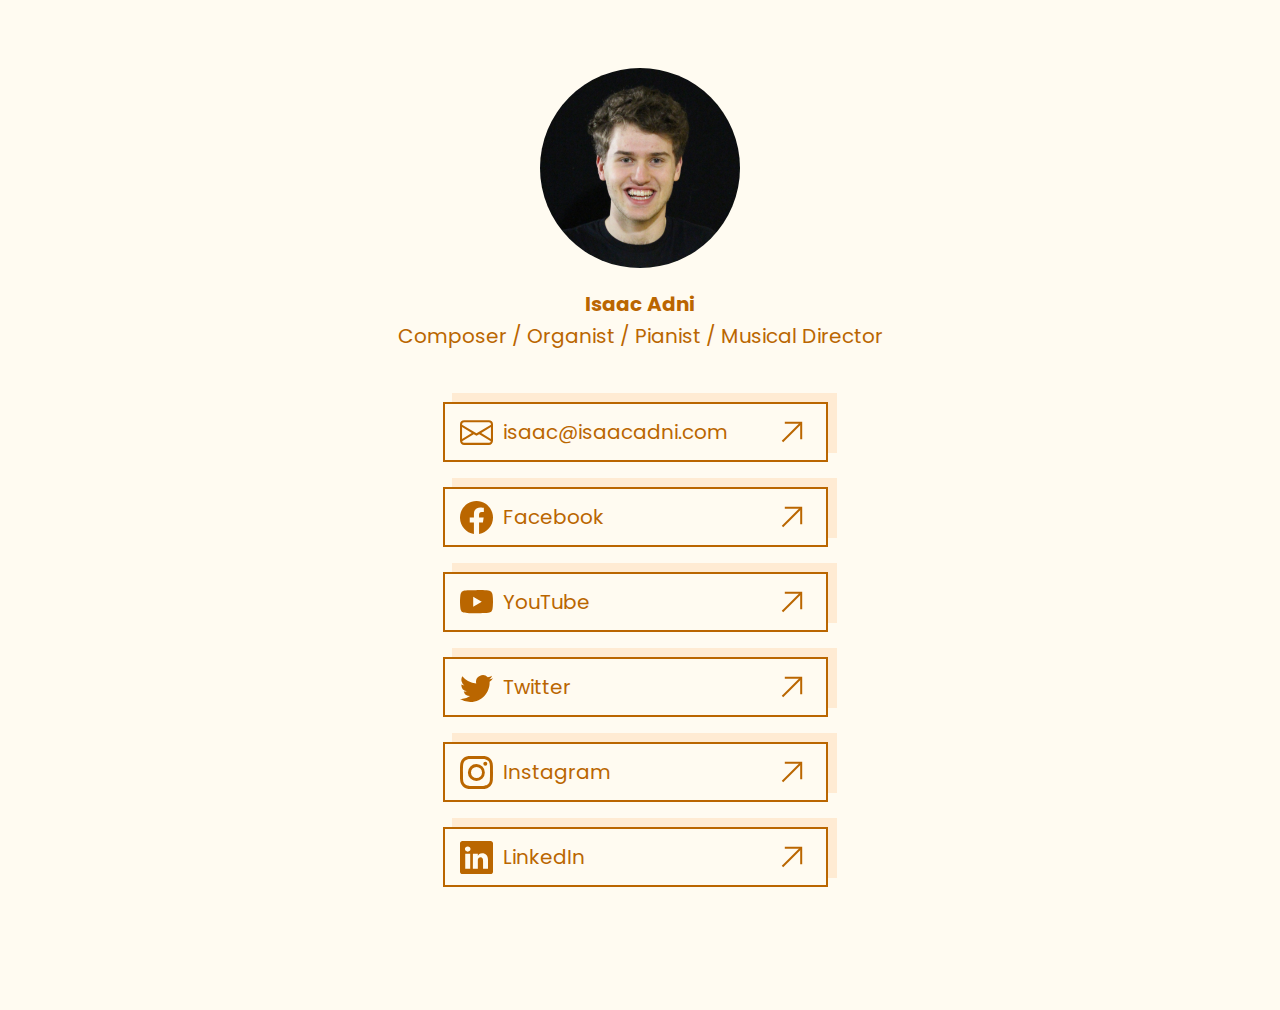
<file: index.html>
<!DOCTYPE html>
<html lang="en">
<head>
    <meta charset="UTF-8">
    <meta http-equiv="X-UA-Compatible" content="IE=edge">
    <meta name="viewport" content="width=device-width, initial-scale=1.0">
    <title>Isaac Adni</title>
    <link rel="stylesheet" href="style.css">

    <link rel="preconnect" href="https://fonts.googleapis.com">
    <link rel="preconnect" href="https://fonts.gstatic.com" crossorigin>
    <link href="https://fonts.googleapis.com/css2?family=Poppins&display=swap" rel="stylesheet"> 

</head>
<body>
    <img src="profile-picture.jpg" alt="">
    <p class="text" style="line-height: 1.6"><b>Isaac Adni</b><br>Composer / Organist / Pianist / Musical Director</p>

    <div id="links">
        <div class="link-box">
          <div class="inner-box">
            <a href="mailto:isaac@isaacadni.com">
              <svg class="social-icons" xmlns="http://www.w3.org/2000/svg" x="0px" y="0px" width="256" height="256" viewBox="0 0 16 16" ><path d="M0 4a2 2 0 0 1 2-2h12a2 2 0 0 1 2 2v8a2 2 0 0 1-2 2H2a2 2 0 0 1-2-2V4Zm2-1a1 1 0 0 0-1 1v.217l7 4.2 7-4.2V4a1 1 0 0 0-1-1H2Zm13 2.383-4.708 2.825L15 11.105V5.383Zm-.034 6.876-5.64-3.471L8 9.583l-1.326-.795-5.64 3.47A1 1 0 0 0 2 13h12a1 1 0 0 0 .966-.741ZM1 11.105l4.708-2.897L1 5.383v5.722Z"/></svg>
              isaac@isaacadni.com
              <svg version="1.2" baseProfile="tiny" xmlns="http://www.w3.org/2000/svg" xmlns:xlink="http://www.w3.org/1999/xlink" x="0px" y="0px" viewBox="0 0 100 100" overflow="visible" xml:space="preserve"><polyline class="svg-color" fill="none" stroke="rgb(186, 102, 0)" stroke-width="10" stroke-miterlimit="10" points="14,4 96,4 96,86 "/><line class="svg-color" fill="none" stroke="rgb(186, 102, 0)" stroke-width="10" stroke-miterlimit="10" x1="2.5" y1="97.5" x2="96.5" y2="3.5"/></svg>
            </a>
          </div>
          <div class="link-background"></div>
        </div>

        <div class="link-box">
          <div class="inner-box">
            <a href="https://www.facebook.com/IsaacAdni" target="_blank">
              <svg class="social-icons" xmlns="http://www.w3.org/2000/svg" x="0px" y="0px" width="256" height="256" viewBox="0 0 16 16" ><path d="M16 8.049c0-4.446-3.582-8.05-8-8.05C3.58 0-.002 3.603-.002 8.05c0 4.017 2.926 7.347 6.75 7.951v-5.625h-2.03V8.05H6.75V6.275c0-2.017 1.195-3.131 3.022-3.131.876 0 1.791.157 1.791.157v1.98h-1.009c-.993 0-1.303.621-1.303 1.258v1.51h2.218l-.354 2.326H9.25V16c3.824-.604 6.75-3.934 6.75-7.951z"/></svg>
              Facebook
              <svg version="1.2" baseProfile="tiny" xmlns="http://www.w3.org/2000/svg" xmlns:xlink="http://www.w3.org/1999/xlink" x="0px" y="0px" viewBox="0 0 100 100" overflow="visible" xml:space="preserve"><polyline class="svg-color" fill="none" stroke="rgb(186, 102, 0)" stroke-width="10" stroke-miterlimit="10" points="14,4 96,4 96,86 "/><line class="svg-color" fill="none" stroke="rgb(186, 102, 0)" stroke-width="10" stroke-miterlimit="10" x1="2.5" y1="97.5" x2="96.5" y2="3.5"/></svg>
            </a>
          </div>
          <div class="link-background"></div>
        </div>

        <div class="link-box">
          <div class="inner-box">
            <a href="https://www.youtube.com/c/IsaacAdni" target="_blank">
              <svg class="social-icons" xmlns="http://www.w3.org/2000/svg" x="0px" y="0px" width="256" height="256" viewBox="0 0 16 16" ><path d="M8.051 1.999h.089c.822.003 4.987.033 6.11.335a2.01 2.01 0 0 1 1.415 1.42c.101.38.172.883.22 1.402l.01.104.022.26.008.104c.065.914.073 1.77.074 1.957v.075c-.001.194-.01 1.108-.082 2.06l-.008.105-.009.104c-.05.572-.124 1.14-.235 1.558a2.007 2.007 0 0 1-1.415 1.42c-1.16.312-5.569.334-6.18.335h-.142c-.309 0-1.587-.006-2.927-.052l-.17-.006-.087-.004-.171-.007-.171-.007c-1.11-.049-2.167-.128-2.654-.26a2.007 2.007 0 0 1-1.415-1.419c-.111-.417-.185-.986-.235-1.558L.09 9.82l-.008-.104A31.4 31.4 0 0 1 0 7.68v-.123c.002-.215.01-.958.064-1.778l.007-.103.003-.052.008-.104.022-.26.01-.104c.048-.519.119-1.023.22-1.402a2.007 2.007 0 0 1 1.415-1.42c.487-.13 1.544-.21 2.654-.26l.17-.007.172-.006.086-.003.171-.007A99.788 99.788 0 0 1 7.858 2h.193zM6.4 5.209v4.818l4.157-2.408L6.4 5.209z"/></svg>
              YouTube
              <svg version="1.2" baseProfile="tiny" xmlns="http://www.w3.org/2000/svg" xmlns:xlink="http://www.w3.org/1999/xlink" x="0px" y="0px" viewBox="0 0 100 100" overflow="visible" xml:space="preserve"><polyline class="svg-color" fill="none" stroke="rgb(186, 102, 0)" stroke-width="10" stroke-miterlimit="10" points="14,4 96,4 96,86 "/><line class="svg-color" fill="none" stroke="rgb(186, 102, 0)" stroke-width="10" stroke-miterlimit="10" x1="2.5" y1="97.5" x2="96.5" y2="3.5"/></svg>
            </a>
          </div>
          <div class="link-background"></div>
        </div>

        <div class="link-box">
          <div class="inner-box">
            <a href="https://www.twitter.com/IsaacAdni" target="_blank">
              <svg class="social-icons" xmlns="http://www.w3.org/2000/svg" x="0px" y="0px" width="256" height="256" viewBox="0 0 16 16" ><path d="M5.026 15c6.038 0 9.341-5.003 9.341-9.334 0-.14 0-.282-.006-.422A6.685 6.685 0 0 0 16 3.542a6.658 6.658 0 0 1-1.889.518 3.301 3.301 0 0 0 1.447-1.817 6.533 6.533 0 0 1-2.087.793A3.286 3.286 0 0 0 7.875 6.03a9.325 9.325 0 0 1-6.767-3.429 3.289 3.289 0 0 0 1.018 4.382A3.323 3.323 0 0 1 .64 6.575v.045a3.288 3.288 0 0 0 2.632 3.218 3.203 3.203 0 0 1-.865.115 3.23 3.23 0 0 1-.614-.057 3.283 3.283 0 0 0 3.067 2.277A6.588 6.588 0 0 1 .78 13.58a6.32 6.32 0 0 1-.78-.045A9.344 9.344 0 0 0 5.026 15z"/></svg>
              Twitter
              <svg version="1.2" baseProfile="tiny" xmlns="http://www.w3.org/2000/svg" xmlns:xlink="http://www.w3.org/1999/xlink" x="0px" y="0px" viewBox="0 0 100 100" overflow="visible" xml:space="preserve"><polyline class="svg-color" fill="none" stroke="rgb(186, 102, 0)" stroke-width="10" stroke-miterlimit="10" points="14,4 96,4 96,86 "/><line class="svg-color" fill="none" stroke="rgb(186, 102, 0)" stroke-width="10" stroke-miterlimit="10" x1="2.5" y1="97.5" x2="96.5" y2="3.5"/></svg>
            </a>
          </div>
          <div class="link-background"></div>
        </div>

        <div class="link-box">
          <div class="inner-box">
            <a href="https://www.instagram.com/isaacadni/" target="_blank">
              <svg class="social-icons" xmlns="http://www.w3.org/2000/svg" x="0px" y="0px" width="256" height="256" viewBox="0 0 16 16" ><path d="M8 0C5.829 0 5.556.01 4.703.048 3.85.088 3.269.222 2.76.42a3.917 3.917 0 0 0-1.417.923A3.927 3.927 0 0 0 .42 2.76C.222 3.268.087 3.85.048 4.7.01 5.555 0 5.827 0 8.001c0 2.172.01 2.444.048 3.297.04.852.174 1.433.372 1.942.205.526.478.972.923 1.417.444.445.89.719 1.416.923.51.198 1.09.333 1.942.372C5.555 15.99 5.827 16 8 16s2.444-.01 3.298-.048c.851-.04 1.434-.174 1.943-.372a3.916 3.916 0 0 0 1.416-.923c.445-.445.718-.891.923-1.417.197-.509.332-1.09.372-1.942C15.99 10.445 16 10.173 16 8s-.01-2.445-.048-3.299c-.04-.851-.175-1.433-.372-1.941a3.926 3.926 0 0 0-.923-1.417A3.911 3.911 0 0 0 13.24.42c-.51-.198-1.092-.333-1.943-.372C10.443.01 10.172 0 7.998 0h.003zm-.717 1.442h.718c2.136 0 2.389.007 3.232.046.78.035 1.204.166 1.486.275.373.145.64.319.92.599.28.28.453.546.598.92.11.281.24.705.275 1.485.039.843.047 1.096.047 3.231s-.008 2.389-.047 3.232c-.035.78-.166 1.203-.275 1.485a2.47 2.47 0 0 1-.599.919c-.28.28-.546.453-.92.598-.28.11-.704.24-1.485.276-.843.038-1.096.047-3.232.047s-2.39-.009-3.233-.047c-.78-.036-1.203-.166-1.485-.276a2.478 2.478 0 0 1-.92-.598 2.48 2.48 0 0 1-.6-.92c-.109-.281-.24-.705-.275-1.485-.038-.843-.046-1.096-.046-3.233 0-2.136.008-2.388.046-3.231.036-.78.166-1.204.276-1.486.145-.373.319-.64.599-.92.28-.28.546-.453.92-.598.282-.11.705-.24 1.485-.276.738-.034 1.024-.044 2.515-.045v.002zm4.988 1.328a.96.96 0 1 0 0 1.92.96.96 0 0 0 0-1.92zm-4.27 1.122a4.109 4.109 0 1 0 0 8.217 4.109 4.109 0 0 0 0-8.217zm0 1.441a2.667 2.667 0 1 1 0 5.334 2.667 2.667 0 0 1 0-5.334z"/></svg>
              Instagram
              <svg version="1.2" baseProfile="tiny" xmlns="http://www.w3.org/2000/svg" xmlns:xlink="http://www.w3.org/1999/xlink" x="0px" y="0px" viewBox="0 0 100 100" overflow="visible" xml:space="preserve"><polyline class="svg-color" fill="none" stroke="rgb(186, 102, 0)" stroke-width="10" stroke-miterlimit="10" points="14,4 96,4 96,86 "/><line class="svg-color" fill="none" stroke="rgb(186, 102, 0)" stroke-width="10" stroke-miterlimit="10" x1="2.5" y1="97.5" x2="96.5" y2="3.5"/></svg>
            </a>
          </div>
          <div class="link-background"></div>
        </div>

        <div class="link-box">
          <div class="inner-box">
            <a href="https://www.linkedin.com/in/isaacadni/" target="_blank">
              <svg class="social-icons" xmlns="http://www.w3.org/2000/svg" x="0px" y="0px" width="256" height="256" viewBox="0 0 16 16" ><path d="M0 1.146C0 .513.526 0 1.175 0h13.65C15.474 0 16 .513 16 1.146v13.708c0 .633-.526 1.146-1.175 1.146H1.175C.526 16 0 15.487 0 14.854V1.146zm4.943 12.248V6.169H2.542v7.225h2.401zm-1.2-8.212c.837 0 1.358-.554 1.358-1.248-.015-.709-.52-1.248-1.342-1.248-.822 0-1.359.54-1.359 1.248 0 .694.521 1.248 1.327 1.248h.016zm4.908 8.212V9.359c0-.216.016-.432.08-.586.173-.431.568-.878 1.232-.878.869 0 1.216.662 1.216 1.634v3.865h2.401V9.25c0-2.22-1.184-3.252-2.764-3.252-1.274 0-1.845.7-2.165 1.193v.025h-.016a5.54 5.54 0 0 1 .016-.025V6.169h-2.4c.03.678 0 7.225 0 7.225h2.4z"/></svg>
              LinkedIn
              <svg version="1.2" baseProfile="tiny" xmlns="http://www.w3.org/2000/svg" xmlns:xlink="http://www.w3.org/1999/xlink" x="0px" y="0px" viewBox="0 0 100 100" overflow="visible" xml:space="preserve"><polyline class="svg-color" fill="none" stroke="rgb(186, 102, 0)" stroke-width="10" stroke-miterlimit="10" points="14,4 96,4 96,86 "/><line class="svg-color" fill="none" stroke="rgb(186, 102, 0)" stroke-width="10" stroke-miterlimit="10" x1="2.5" y1="97.5" x2="96.5" y2="3.5"/></svg>
            </a>
          </div>
          <div class="link-background"></div>
        </div>

    </div>

    
    <!--<form name="contact" method="POST" data-netlify="true">
        <p>
          <label>Your Name: <input type="text" name="name" /></label>   
        </p>
        <p>
          <label>Your Email: <input type="email" name="email" /></label>
        </p>
        <p>
          <label>Message: <textarea name="message"></textarea></label>
        </p>
        <p>
          <button type="submit">Send</button>
        </p>
    </form>
      
    <p class="text greeting">Icons from <a href="https://icons8.com/">icons8</a>. Have a nice day! 🌈</p>-->

</body>
</html>
</file>
<file: style.css>
:root {
    --primary: rgb(186, 102, 0);
    --secondary: rgb(255, 235, 211);
    --background: rgb(255, 251, 241);

    --font: "Poppins";


    font-family: var(--font);
    font-size: 62.5%;
    color: var(--primary);
}

body {
    background-color: var(--background);

    font-size: 2rem;

    display: flex;
    flex-direction: column;
    justify-content: center;
    align-items: center;

    padding: 60px 20px;
}

#links {
    display: flex;
    flex-direction: column;
    align-items: center;

    width: 100%;
    margin: 30px 0;
}

img {
    width: 200px;
    height: 200px;
    border-radius: 50%;
}

svg {
    position: absolute;
    top: 18px;
    right: 24px;

    width: 20px;
    height: 20px;
    border-radius: 0;
    z-index: 3;
}

.social-icons {
    top: 12px;
    left: 15px;

    width: 33px;
    height: 33px;
}

.a:hover svg {
    top: 12px;
    right: 18px;
}

.svg-color {
    stroke: var(--primary);
}

.social-icons {
    fill: var(--primary);
}

.inner-box:hover .svg-color {
    stroke: var(--background);
}

.inner-box:hover .social-icons {
    fill: var(--background);
}

.text {
    text-align: center;
}

.greeting {
    font-size: 1.7rem;

    opacity: 0.45;
    margin-top: 35px;
}

.greeting a {
    text-decoration: underline;

    border: none;
    display: inline;
    padding: 0;
}

.link-box {
    position: relative;

    width: 100%;
    max-width: 394px;
    margin-bottom: -55px;
}

a {
    background-color: var(--background);
    color: var(--primary);
    text-decoration: none;

    display: block;
    position: relative;

    max-width: 303px;
    padding: 13px 20px 13px 58px;
    margin-bottom: 20px;
    border: 2px solid var(--primary);
    z-index: 2;

    transition: transform 200ms ease-in-out;
}
a:hover {
    background-color: var(--primary);
    color: var(--background);

    transform: translate(9px, -9px);
}

.link-background {
    background-color: var(--secondary);

    transform: translate(9px, -89px);
    height: 60px;
    width: 100%;
    max-width: 385px;
}

form {
    background-color: var(--secondary);

    width: 100%;
    max-width: 394px;
    padding: 10px 30px;
    box-sizing: border-box;
}

input, 
textarea {
    background-color: var(--background);
    color: var(--primary);

    font-family: var(--font);
    font-size: 1.4rem;

    height: 40px;
    width: 100%;
    padding: 15px;
    border: 2px solid var(--secondary);
    box-sizing: border-box;

    transition: border 200ms ease-in-out;
}

input:focus, 
textarea:focus {
    outline: none;
    border: solid 2px var(--primary);
}

textarea {
    height: 100px;
    resize: vertical;
}

button {
    background-color: var(--secondary);
    color: var(--primary);

    font-size: 1.7rem;

    padding: 3px 15px;
    border: 2px solid var(--primary);
    cursor: pointer;
}
button:hover {
    background-color: var(--primary);
    color: var(--secondary);
}
</file>
